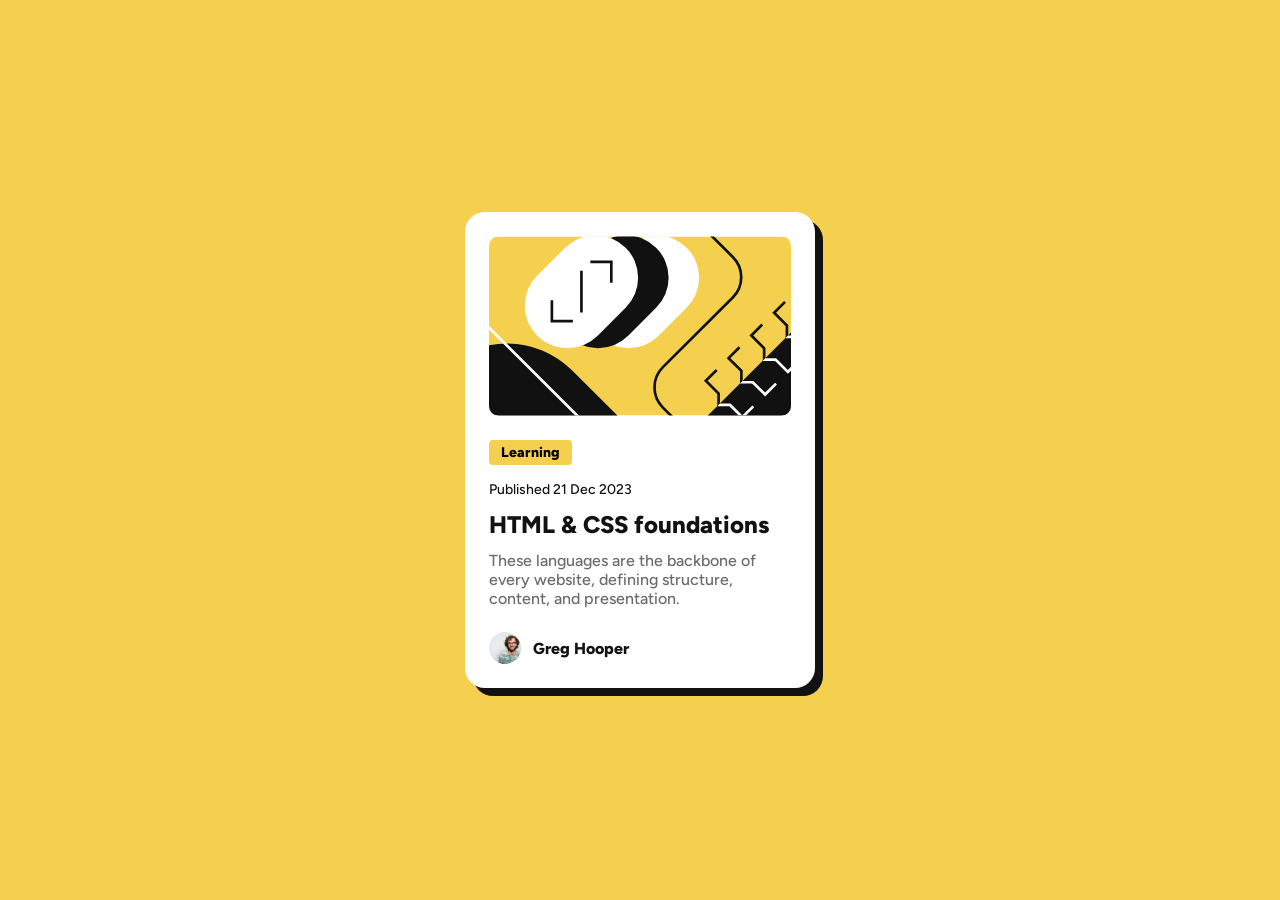
<file: blog-preview-card/index.html>
<!doctype html>
<html lang="en">
  <head>
    <meta charset="UTF-8" />
    <meta name="viewport" content="width=device-width, initial-scale=1.0" />
    <link rel="stylesheet" href="styles.css" />
    <link
      rel="icon"
      type="image/png"
      sizes="32x32"
      href="./images/favicon-32x32.png"
    />
    <title>Blog preview card</title>
  </head>
  <body>
    <main>
      <article class="blog-card">
        <div class="card-banner">
          <img
            src="./assets/images/illustration-article.svg"
            alt="Blog card featured image"
          />
          <span class="category-badge">Learning</span>
        </div>

        <div class="card-content">
          <div class="card-meta">
            <time datetime="2023-12-21">Published 21 Dec 2023</time>
          </div>

          <h3 class="card-title">HTML &amp; CSS foundations</h3>
          <p class="card-excerpt">
            These languages are the backbone of every website, defining structure,
            content, and presentation.
          </p>

          <div class="card-author">
            <img
              src="./assets/images/image-avatar.jpg"
              alt="Greg Hooper"
              class="author-avatar"
            />
            <div class="author-info">
              <span class="author-name">Greg Hooper</span>
            </div>
          </div>
        </div>
      </article>
    </main>
  </body>
</html>
</file>
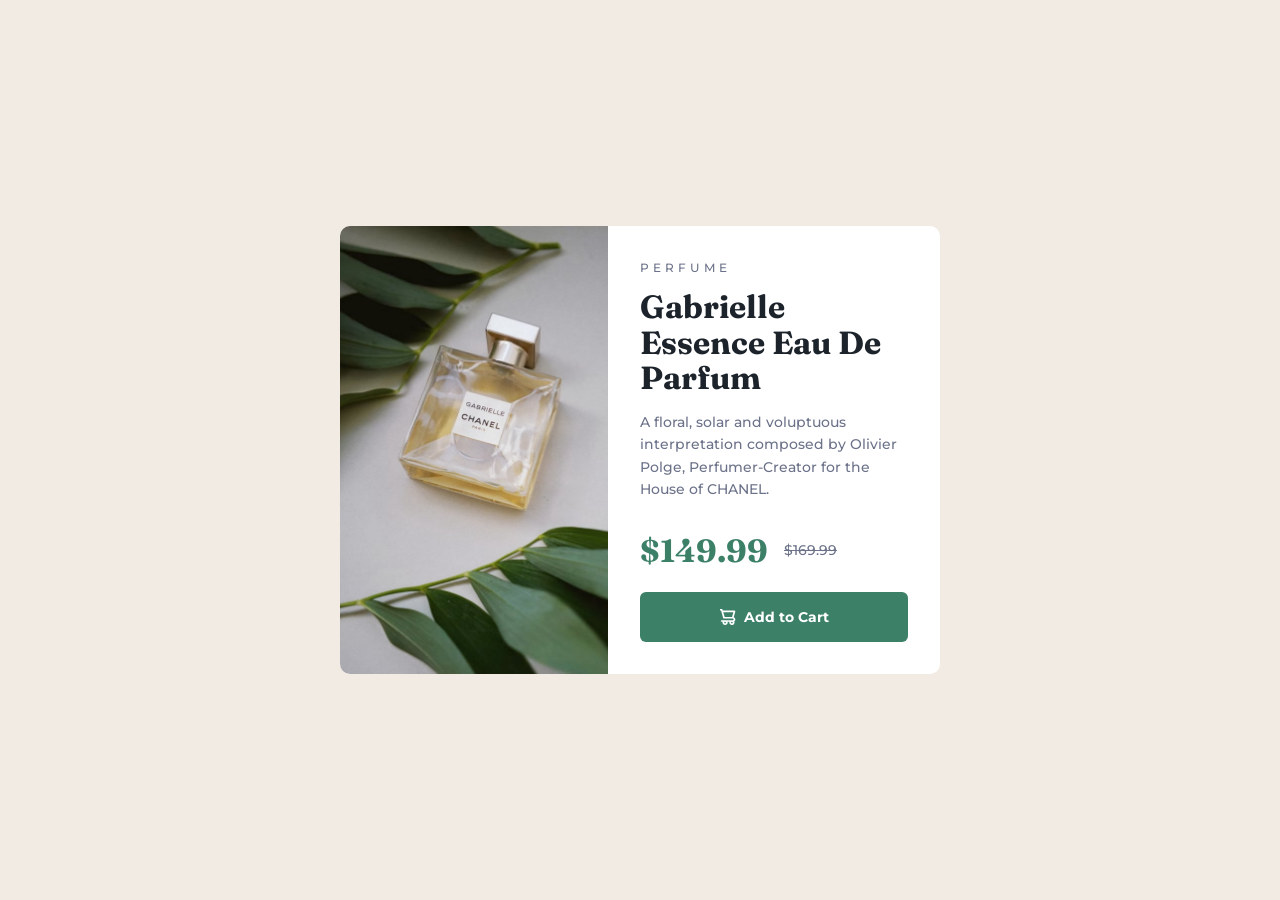
<file: product-preview-card/index.html>
<!doctype html>
<html lang="en">
  <head>
    <meta charset="UTF-8" />
    <meta name="viewport" content="width=device-width, initial-scale=1.0" />
    <link rel="preconnect" href="https://fonts.googleapis.com" />
    <link rel="preconnect" href="https://fonts.gstatic.com" crossorigin />
    <link rel="stylesheet" href="styles.css" />
    <link
      rel="icon"
      type="image/png"
      sizes="32x32"
      href="./images/favicon-32x32.png"
    />
    <title>Product Preview Card</title>
  </head>

  <body>
    <main>
      <article class="product-card">
        <picture>
          <source
            media="(min-width: 768px)"
            srcset="./images/image-product-desktop.jpg"
          />

          <img
            src="./images/image-product-mobile.jpg"
            alt="Gabrielle Essence Eau De Parfum perfume bottle"
          />
        </picture>

        <div class="card-content">
          <p class="card-category">Perfume</p>

          <h1 class="card-title">Gabrielle Essence Eau De Parfum</h1>

          <p class="card-subtitle">
            A floral, solar and voluptuous interpretation composed by Olivier
            Polge, Perfumer-Creator for the House of CHANEL.
          </p>

          <div class="card-price">
            <span class="price-current">$149.99</span>
            <del>$169.99</del>
          </div>

          <button type="button" class="add-to-cart">
            <img src="./images/icon-cart.svg" alt="" />
            Add to Cart
          </button>
        </div>
      </article>
    </main>
  </body>
</html>
</file>
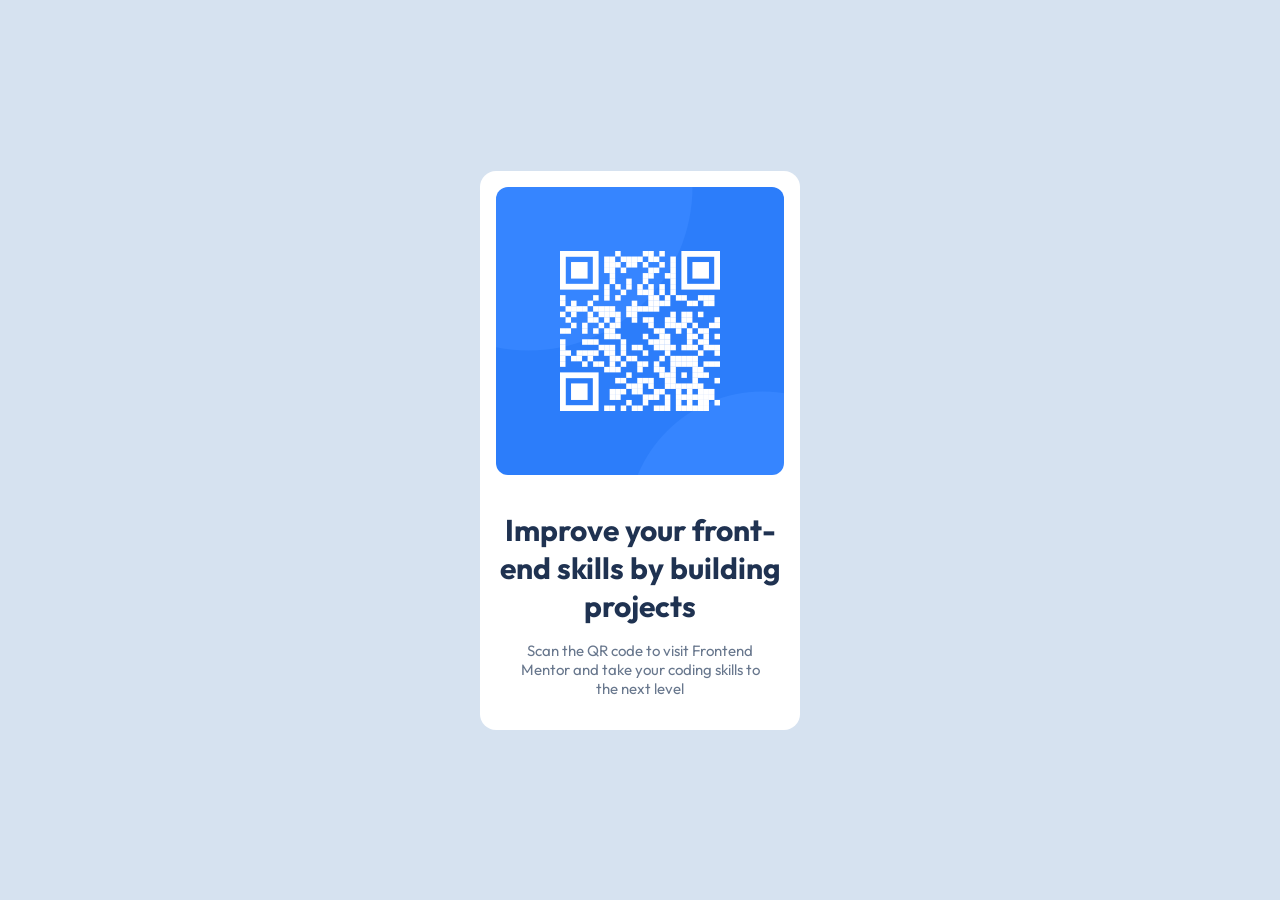
<file: qr-code-component/index.html>
<!doctype html>
<html lang="en">
  <head>
    <meta charset="UTF-8" />
    <meta name="viewport" content="width=device-width, initial-scale=1.0" />
    <link rel="stylesheet" href="styles.css" />
    <link rel="icon" type="image/png" sizes="32x32" href="./images/favicon-32x32.png" />
    <title>QR code component</title>
  </head>
  <body>
    <main>
      <div class="container">
        <img src="./images/image-qr-code.png" alt="QR code to Frontend Mentor" />
        <h1>Improve your front-end skills by building projects</h1>
        <p>Scan the QR code to visit Frontend Mentor and take your coding skills to the next level</p>
      </div>
    </main>
  </body>
</html>
</file>
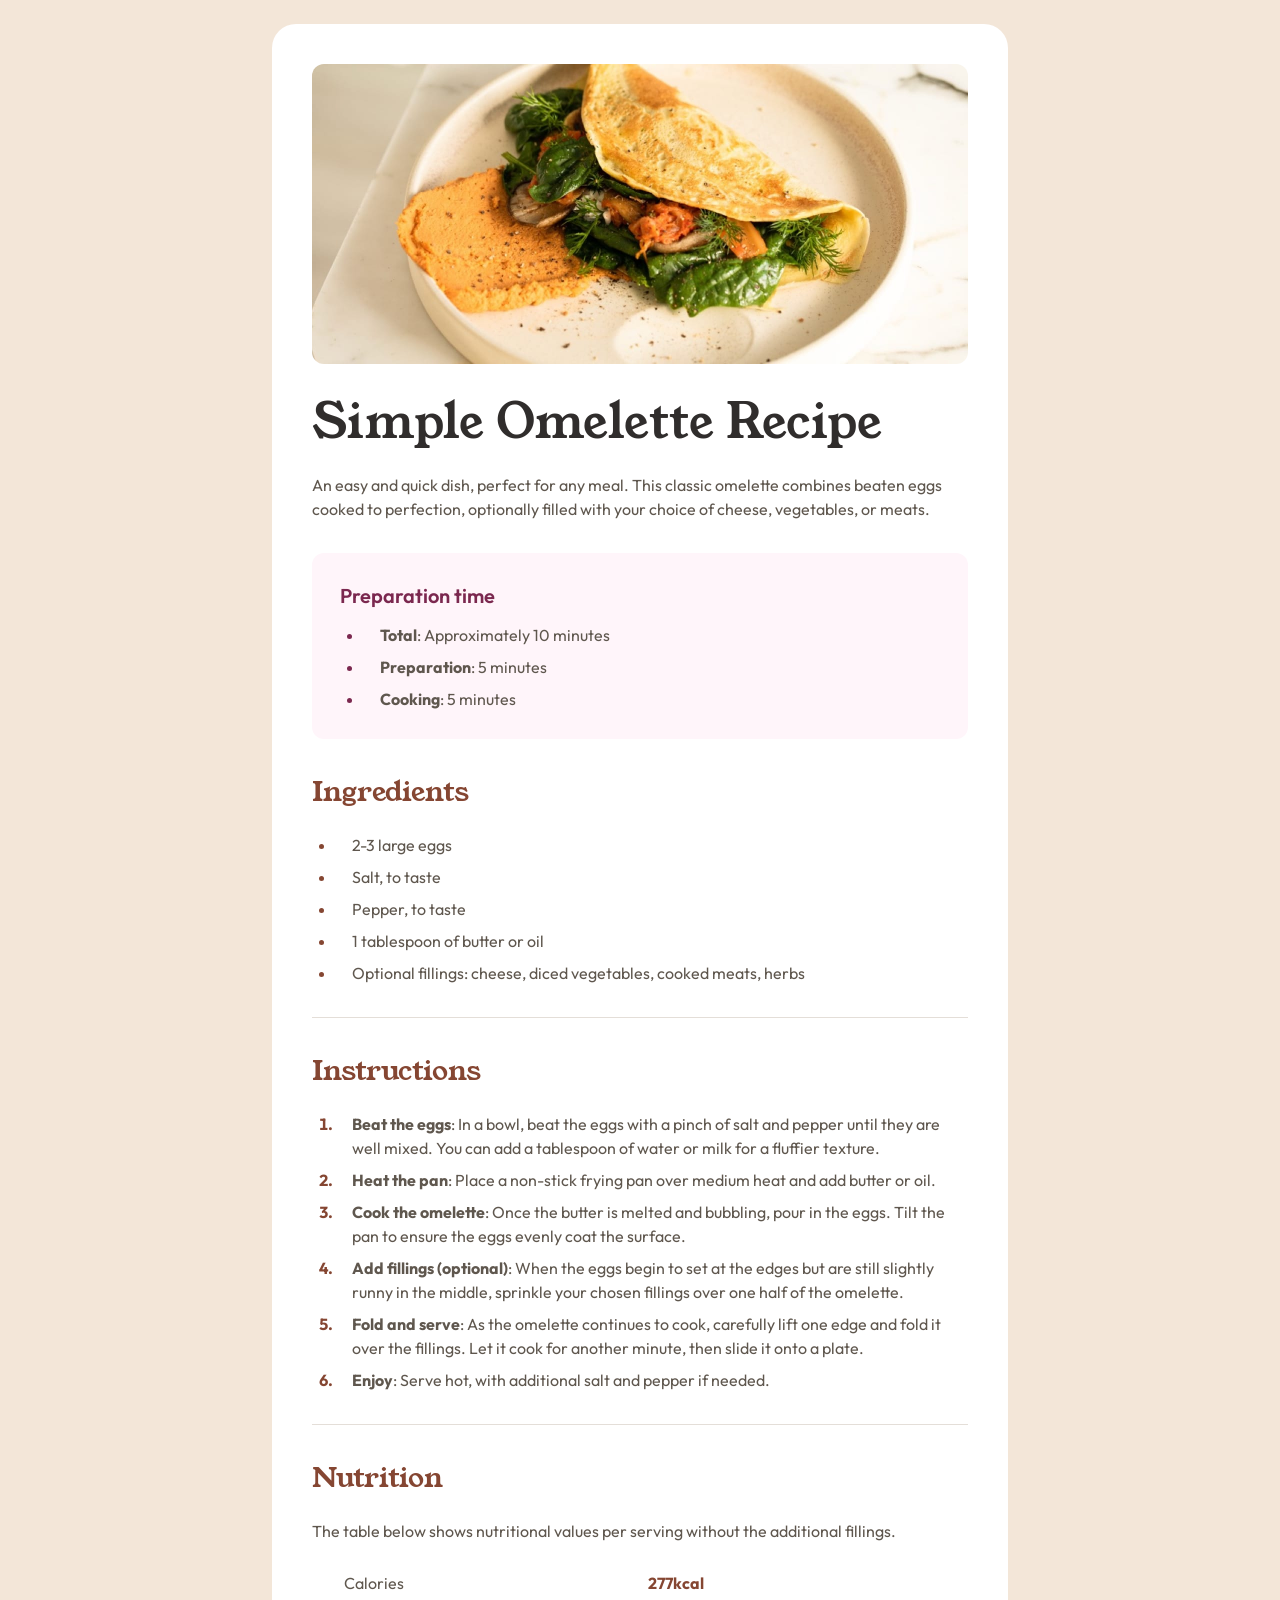
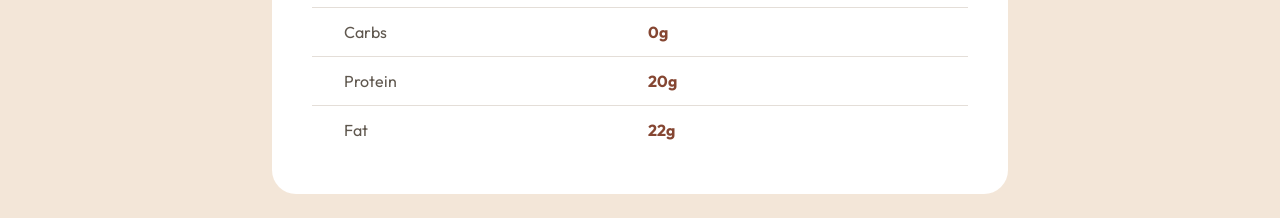
<file: recipe-page/index.html>
<!doctype html>
<html lang="en">
  <head>
    <meta charset="UTF-8" />
    <meta name="viewport" content="width=device-width, initial-scale=1.0" />
    <link rel="stylesheet" href="styles.css" />
    <link
      rel="icon"
      type="image/png"
      sizes="32x32"
      href="./assets/images/favicon-32x32.png"
    />
    <title>Recipe page</title>
  </head>
  <body>
    <main>
      <article class="recipe-card">
        <div class="recipe-image">
          <img
            src="./assets/images/image-omelette.jpeg"
            alt="A folded omelette filled with spinach and tomato, served on a plate next to a spread"
          />
        </div>

        <div class="card-content">
          <h1 class="card-title">Simple Omelette Recipe</h1>
          <p class="card-subtitle">
            An easy and quick dish, perfect for any meal. This classic omelette
            combines beaten eggs cooked to perfection, optionally filled with
            your choice of cheese, vegetables, or meats.
          </p>

          <section class="prep-card">
            <h2 class="prep-time">Preparation time</h2>
            <ul class="prep-info">
              <li><strong>Total</strong>: Approximately 10 minutes</li>
              <li><strong>Preparation</strong>: 5 minutes</li>
              <li><strong>Cooking</strong>: 5 minutes</li>
            </ul>
          </section>

          <section class="ingredients">
            <h2 class="section-title">Ingredients</h2>
            <ul class="ingredients-list">
              <li>2-3 large eggs</li>
              <li>Salt, to taste</li>
              <li>Pepper, to taste</li>
              <li>1 tablespoon of butter or oil</li>
              <li>
                Optional fillings: cheese, diced vegetables, cooked meats, herbs
              </li>
            </ul>
          </section>

          <hr />

          <section class="instructions">
            <h2 class="section-title">Instructions</h2>
            <ol class="instructions-list">
              <li>
                <strong>Beat the eggs</strong>: In a bowl, beat the eggs with a
                pinch of salt and pepper until they are well mixed. You can add
                a tablespoon of water or milk for a fluffier texture.
              </li>
              <li>
                <strong>Heat the pan</strong>: Place a non-stick frying pan over
                medium heat and add butter or oil.
              </li>
              <li>
                <strong>Cook the omelette</strong>: Once the butter is melted
                and bubbling, pour in the eggs. Tilt the pan to ensure the eggs
                evenly coat the surface.
              </li>
              <li>
                <strong>Add fillings (optional)</strong>: When the eggs begin to
                set at the edges but are still slightly runny in the middle,
                sprinkle your chosen fillings over one half of the omelette.
              </li>
              <li>
                <strong>Fold and serve</strong>: As the omelette continues to
                cook, carefully lift one edge and fold it over the fillings. Let
                it cook for another minute, then slide it onto a plate.
              </li>
              <li>
                <strong>Enjoy</strong>: Serve hot, with additional salt and
                pepper if needed.
              </li>
            </ol>
          </section>

          <hr />

          <section class="nutrition">
            <h2 class="section-title">Nutrition</h2>
            <p class="nutrition-description">
              The table below shows nutritional values per serving without the
              additional fillings.
            </p>
            <table class="nutrition-table">
              <tbody>
                <tr>
                  <th scope="row">Calories</th>
                  <td>277kcal</td>
                </tr>
                <tr>
                  <th scope="row">Carbs</th>
                  <td>0g</td>
                </tr>
                <tr>
                  <th scope="row">Protein</th>
                  <td>20g</td>
                </tr>
                <tr>
                  <th scope="row">Fat</th>
                  <td>22g</td>
                </tr>
              </tbody>
            </table>
          </section>
        </div>
      </article>
    </main>
  </body>
</html>
</file>
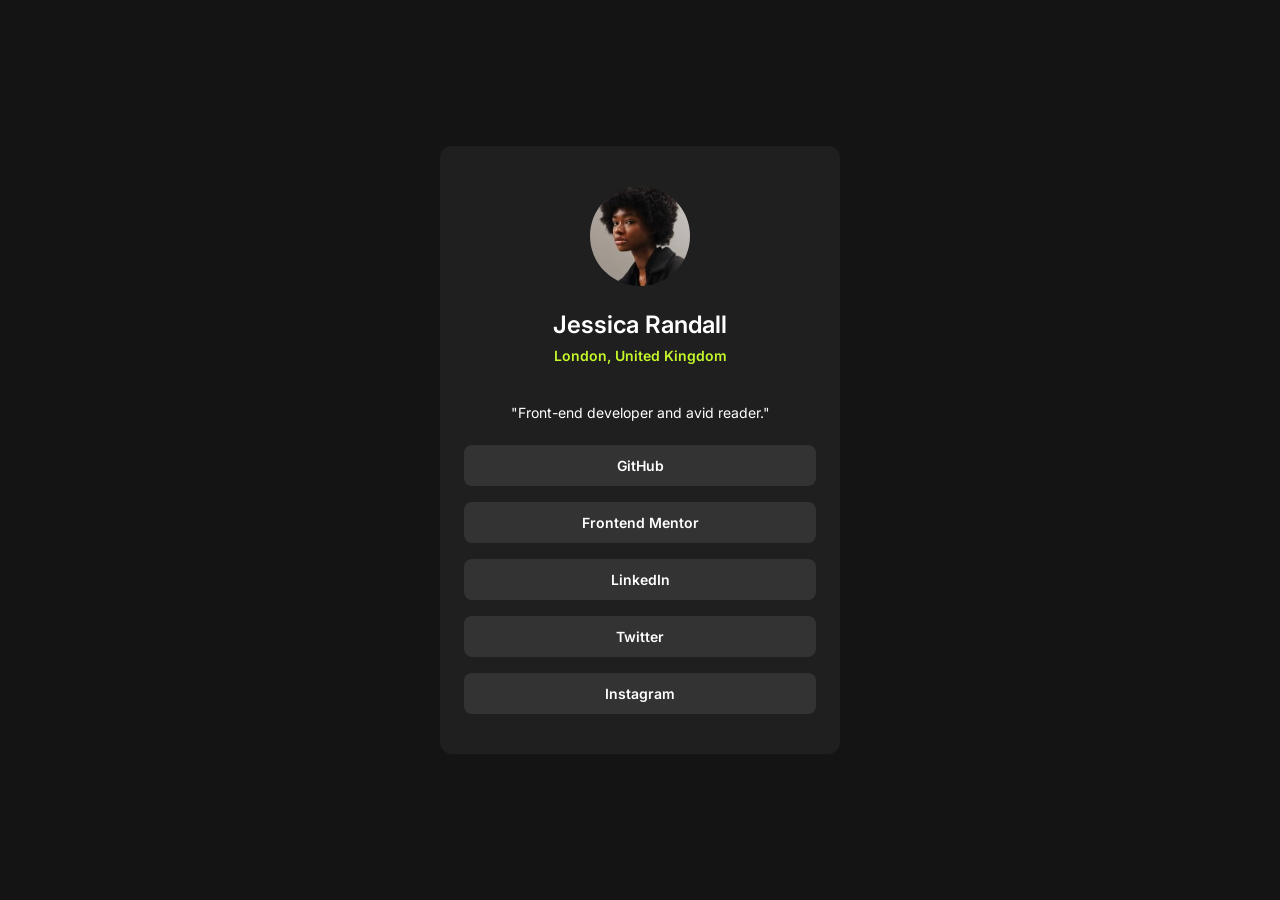
<file: social-links-profile/index.html>
<!doctype html>
<html lang="en">
  <head>
    <meta charset="UTF-8" />
    <meta name="viewport" content="width=device-width, initial-scale=1.0" />
    <link rel="stylesheet" href="styles.css" />
    <link
      rel="icon"
      type="image/png"
      sizes="32x32"
      href="./assets/images/favicon-32x32.png"
    />
    <title>Social links profile</title>
  </head>
  <body>
    <main>
      <article class="profile-card">
        <div class="profile-image">
          <img
            src="./assets/images/avatar-jessica.jpeg"
            alt="Jessica Randall"
          />
        </div>

        <div class="card-content">
          <h1 class="card-title">Jessica Randall</h1>
          <p class="card-subtitle">London, United Kingdom</p>
          <p class="card-excerpt">"Front-end developer and avid reader."</p>
        </div>

        <nav class="social-links">
          <a href="#" target="_blank" rel="noopener noreferrer">GitHub</a>
          <a href="#" target="_blank" rel="noopener noreferrer">Frontend Mentor</a>
          <a href="#" target="_blank" rel="noopener noreferrer">LinkedIn</a>
          <a href="#" target="_blank" rel="noopener noreferrer">Twitter</a>
          <a href="#" target="_blank" rel="noopener noreferrer">Instagram</a>
        </nav>
      </article>
    </main>
  </body>
</html>
</file>
<file: blog-preview-card/styles.css>
@import url('https://fonts.googleapis.com/css2?family=Figtree:wght@500;800&display=swap');

*,
*::before,
*::after {
  box-sizing: border-box;
  margin: 0;
  padding: 0;
}

body {
  min-height: 100vh;
  display: flex;
  flex-direction: column;
  justify-content: center;
  align-items: center;
  text-align: left;
  font-family: "Figtree", sans-serif;
  background-color: hsl(47, 88%, 63%);
}

.blog-card {
  background-color: white;
  padding: 24px;
  margin: 24px;
  border-radius: 20px;
  max-width: 350px;
  box-shadow: hsl(0, 0%, 7%) 8px 8px 0 0;
}

.card-banner img {
  width: 100%;
  border-radius: 10px;
  display: block;
}

.category-badge {
  display: inline-block;
  font-weight: 800;
  font-size: 14px;
  background-color: hsl(47, 88%, 63%);
  padding: 4px 12px;
  border-radius: 4px;
  margin-top: 24px;
  margin-bottom: 16px;
}

.card-meta time {
  display: block;
  color: hsl(0, 0%, 7%);
  font-weight: 500;
  font-size: 14px;
  margin-bottom: 12px;
}

.card-title {
  color: hsl(0, 0%, 7%);
  font-weight: 800;
  font-size: 24px;
  margin-bottom: 12px;
  transition: color 0.3s ease-in;
}

.card-title:hover {
  cursor: pointer;
  color: hsl(47, 88%, 63%);
}

.card-excerpt {
  color: hsl(0, 0%, 42%);
  font-weight: 500;
  font-size: 16px;
  margin-bottom: 24px;
}

.card-author {
  display: flex;
  align-items: center;
  gap: 12px;
  color: hsl(0, 0%, 7%);
  font-weight: 800;
}

.card-author img {
  height: 32px;
  width: 32px;
  border-radius: 50%;
  object-fit: cover;
}
</file>
<file: product-preview-card/styles.css>
@import url("https://fonts.googleapis.com/css2?family=Montserrat:wght@500;700&family=Fraunces:wght@700&display=swap");

:root {
  --green-500: hsl(158, 36%, 37%);
  --green-700: hsl(158, 42%, 18%);
  --black: hsl(212, 21%, 14%);
  --grey: hsl(228, 12%, 48%);
  --cream: hsl(30, 38%, 92%);
  --white: hsl(0, 0%, 100%);

  --font-body: "Montserrat", sans-serif;
  --font-heading: "Fraunces", serif;

  --font-size-body: 14px;
  --font-weight-medium: 500;
  --font-weight-bold: 700;  
} 

*,
*::before,
*::after {
  box-sizing: border-box;
  margin: 0;
  padding: 0;
}

body {
  background-color: var(--cream);
  color: var(--grey);
  font-family: var(--font-body);
  font-size: var(--font-size-body);
  font-weight: var(--font-weight-medium);
  line-height: 1.6;
}

main {
  min-height: 100vh;
  display: grid;
  place-items: center;
  padding: 1rem;
}

.product-card {
  display: flex;
  flex-direction: column;
  width: 100%;
  max-width: 600px;
  overflow: hidden;
  background-color: var(--white);
  border-radius: 10px;
}

.product-card picture {
  display: block;
}

.product-card picture img {
  display: block;
  width: 100%;
  height: 100%;
  object-fit: cover;
}

.card-content {
  padding: 2rem;
}

.card-category {
  margin-bottom: 0.75rem;
  font-size: 12px;
  letter-spacing: 4px;
  text-transform: uppercase;
}

.card-title {
  margin-bottom: 1rem;
  color: var(--black);
  font-family: var(--font-heading);
  font-size: 2rem;
  font-weight: var(--font-weight-bold);
  line-height: 1.1;
}

.card-subtitle {
  margin-bottom: 1.5rem;
}

.card-price {
  display: flex;
  align-items: center;
  gap: 1rem;
  margin-bottom: 1rem;
}

.price-current {
  color: var(--green-500);
  font-family: var(--font-heading);
  font-size: 2rem;
  font-weight: var(--font-weight-bold);
}

.card-price del {
  font-size: var(--font-size-body);
}

.add-to-cart {
  display: flex;
  align-items: center;
  justify-content: center;
  gap: 8px;
  width: 100%;
  padding: 1rem;
  color: var(--white);
  background-color: var(--green-500);
  font-family: inherit;
  font-size: var(--font-size-body);
  font-weight: var(--font-weight-bold);
  border: none;
  border-radius: 6px;
  cursor: pointer;
  transition: background-color 0.3s;
}

.add-to-cart img {
  height: 16px;
  width: 16px;
}

.add-to-cart:hover,
.add-to-cart:focus-visible {
  background-color: var(--green-700);
}

@media (min-width: 768px) {
  .product-card {
    flex-direction: row;
  }

  .product-card picture,
  .card-content {
    flex: 1;
  }

  .product-card picture img {
    height: 100%;
  }

  .card-content {
    display: flex;
    flex-direction: column;
    justify-content: center;
  }
}
</file>
<file: qr-code-component/styles.css>
@import url('https://fonts.googleapis.com/css2?family=Outfit:wght@400;700&display=swap');

*,
*::before,
*::after {
  box-sizing: border-box;
  margin: 0;
  padding: 0;
}

body {
  height: 100vh;
  width: 100vw;
  display: flex;
  flex-direction: column;
  justify-content: center;
  align-items: center;
  font-family: "Outfit", sans-serif;
  background-color: hsl(212, 45%, 89%);
  padding: 16px;
}

h1 {
  color: hsl(218, 44%, 22%);
  font-weight: 700;
  margin-top: 32px;
} 

p {
  color: hsl(216, 15%, 48%);
  font-weight: 400;
  margin: 16px;
}

.container {  
  background-color: white;
  font-size: 15px;
  text-align: center;
  padding: 16px;
  border-radius: 16px;
  max-width: 320px;
} 

img {
  width: 100%;
  border-radius: 12px;
}
</file>
<file: recipe-page/styles.css>
@import url("https://fonts.googleapis.com/css2?family=Outfit:wght@400;600;700&family=Young+Serif&display=swap");

:root {
  --white: hsl(0, 0%, 100%);
  --stone-100: hsl(30, 54%, 90%);
  --stone-150: hsl(30, 18%, 87%);
  --stone-600: hsl(30, 10%, 34%);
  --stone-900: hsl(24, 5%, 18%);
  --brown-800: hsl(14, 45%, 36%);
  --rose-800: hsl(332, 51%, 32%);
  --rose-50: hsl(330, 100%, 98%);
}

*,
*::before,
*::after {
  box-sizing: border-box;
  margin: 0;
  padding: 0;
}

body {
  background-color: var(--stone-100);
  color: var(--stone-600);
  font-family: "Outfit", sans-serif;
  font-size: 1rem;
  font-weight: 400;
  line-height: 1.5;
}

main {
  min-height: 100vh;
  display: grid;
  place-items: center;
  padding: 1.5rem;
}

.recipe-card {
  width: 100%;
  max-width: 46rem;
  padding: 1.5rem;
  background-color: var(--white);
  border-radius: 0.75rem;
}

.recipe-image img {
  display: block;
  width: 100%;
  height: 12.5rem;
  object-fit: cover;
  border-radius: 0.75rem;
}

.card-title {
  margin-block: 2rem 1.5rem;
  color: var(--stone-900);
  font-family: "Young Serif", serif;
  font-size: clamp(2.25rem, 1.5rem + 3vw, 3rem);
  font-weight: 400;
  line-height: 1.1;
}

.card-subtitle {
  margin-block-end: 2rem;
}

.prep-card {
  margin-block-end: 2rem;
  padding: 1.5rem;
  background-color: var(--rose-50);
  border-radius: 0.75rem;
}

.prep-time {
  margin-block-end: 0.75rem;
  color: var(--rose-800);
  font-size: 1.25rem;
  font-weight: 600;
}

.section-title {
  margin-block-end: 1.25rem;
  color: var(--brown-800);
  font-family: "Young Serif", serif;
  font-size: 1.75rem;
  font-weight: 400;
}

ul,
ol {
  padding-inline-start: 1.5rem;
}

li {
  padding-inline-start: 1rem;
}

li:not(:last-child) {
  margin-block-end: 0.5rem;
}

li::marker {
  color: var(--brown-800);
}

.prep-info li::marker {
  color: var(--rose-800);
}

.instructions li::marker {
  font-weight: 700;
}

hr {
  margin-block: 2rem;
  border: none;
  border-block-start: 1px solid var(--stone-150);
}

.nutrition-description {
  margin-block-end: 1rem;
}

.nutrition-table {
  width: 100%;
  border-collapse: collapse;
}

.nutrition-table th,
.nutrition-table td {
  padding-block: 0.75rem;
  padding-inline: 2rem 0;
  text-align: start;
  border-block-end: 1px solid var(--stone-150);
}

.nutrition-table th {
  width: 50%;
  font-weight: 400;
}

.nutrition-table td {
  padding-inline-start: 0.5rem;
  color: var(--brown-800);
  font-weight: 700;
}

.nutrition-table tr:last-child th,
.nutrition-table tr:last-child td {
  border-block-end: none;
}

@media (min-width: 48em) {
  .recipe-card {
    padding: 2.5rem;
    border-radius: 1.5rem;
  }

  .recipe-image img {
    height: 18.75rem;
  }

  .prep-card {
    padding: 1.75rem;
  }
}
</file>
<file: social-links-profile/styles.css>
@import url('https://fonts.googleapis.com/css2?family=Inter:wght@400;600;700&display=swap');

:root {
  --green: hsl(75, 94%, 57%);
  --white: hsl(0, 0%, 100%);
  --grey-700: hsl(0, 0%, 20%);
  --grey-800: hsl(0, 0%, 12%);
  --grey-900: hsl(0, 0%, 8%);
}

*,
*::before,
*::after {
  box-sizing: border-box;
  margin: 0;
  padding: 0;
}

body {
  background-color: var(--grey-900);
  color: var(--white);
  font-family: "Inter", sans-serif;
  font-size: 14px;
}

main {
  min-height: 100vh;
  display: grid;
  place-items: center;
  padding: 24px;
}

.profile-card {
  width: 100%;
  max-width: 400px;
  padding: 40px 24px;
  background-color: var(--grey-800);
  border-radius: 12px;
  text-align: center;
}

.profile-image img {
  display: block;
  width: 100px;
  height: 100px;
  margin: 0 auto;
  border-radius: 50%;
}

.card-title {
  margin: 24px 0 8px;
  font-size: 24px;
  font-weight: 600;
}

.card-subtitle {
  margin-bottom: 40px;
  color: var(--green);
  font-weight: 600;
}

.card-excerpt {
  margin-bottom: 24px;
}

.social-links {
  display: flex;
  flex-direction: column;
  gap: 16px;
}

.social-links a {
  padding: 12px;
  border-radius: 8px;
  background-color: var(--grey-700);
  color: var(--white);
  font-weight: 600;
  text-decoration: none;
  transition: 0.3s;
}

.social-links a:hover,
.social-links a:focus-visible {
  background-color: var(--green);
  color: var(--grey-900);
}

.social-links a:focus-visible {
  outline: 2px solid var(--white);
  outline-offset: 3px;
}
</file>
